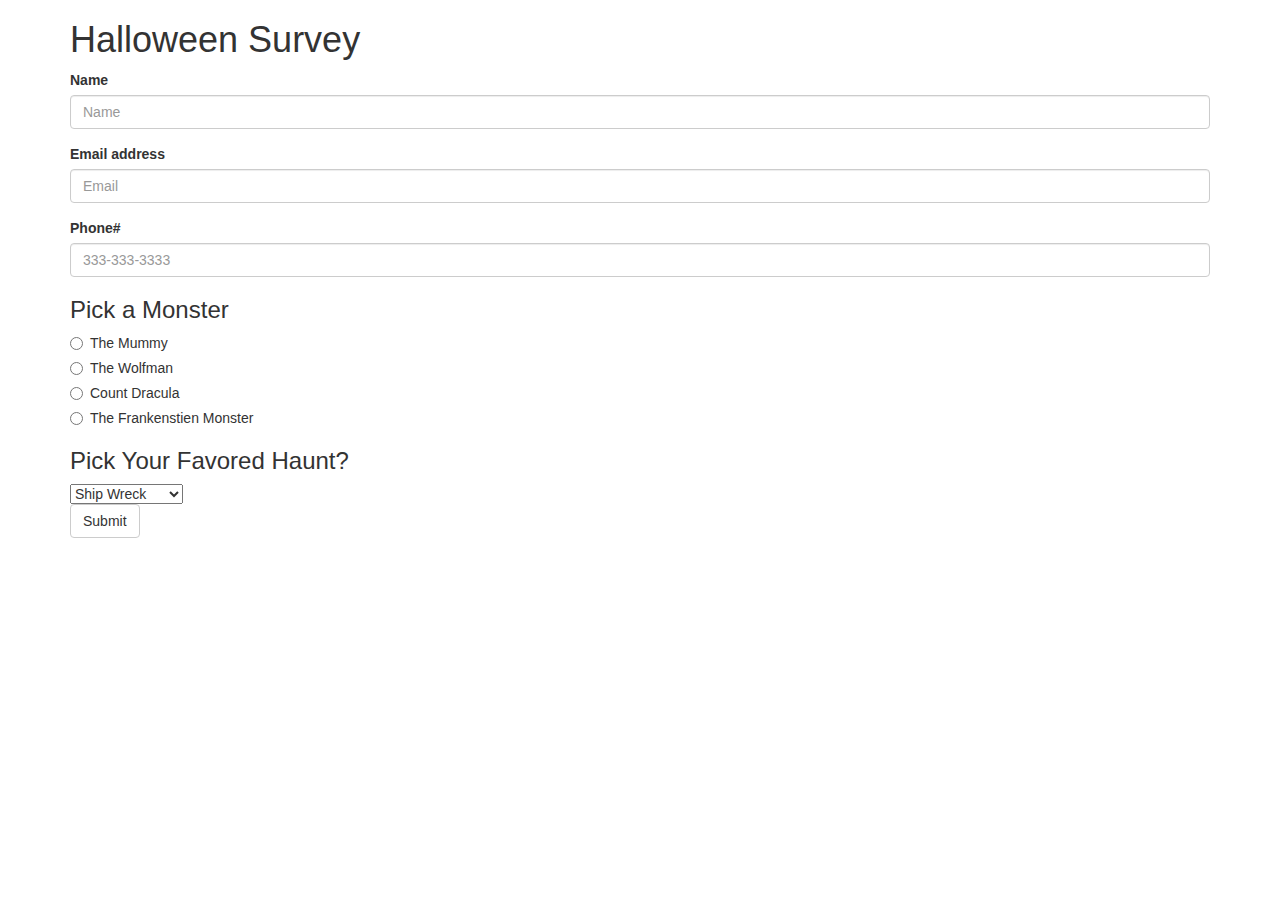
<file: Bootstrap Form Validation/index.html>
<!DOCTYPE html>
<html>
	<head>
		<meta charset="utf-8">		
		<meta http-equiv="X-UA-Compatible" content="IE=edge">
		<meta name="viewport" content="width=device-width, initial-scale=1">
		
		<title>Bootstrap Form Validation</title>
		<!--Author: Victoria Braden
			Date: 10-11-2017
			File: index.html
			-->
		
		<link rel="stylesheet" href="https://maxcdn.bootstrapcdn.com/bootstrap/3.3.7/css/bootstrap.min.css" integrity="sha384-BVYiiSIFeK1dGmJRAkycuHAHRg32OmUcww7on3RYdg4Va+PmSTsz/K68vbdEjh4u" crossorigin="anonymous">
		<link rel="stylesheet" href="styles.css">
		<script src="boot.js"></script>
	</head>
	<body>
		<div class="container">
			<h1>Halloween Survey</h1>
			
			<form name="bootval">
				<div class="form-group" id="nameGroup">
					<label for="userName">Name</label> <div class="errDiv" id="nameErr">required fields are missing</div>
					<input type="text" class="form-control" id="userName" placeholder="Name">
				</div>
				
				<div class="form-group">
					<label for="userEmail">Email address</label> <div class="errDiv" id="emailErr" >required fields are missing</div>
					<input type="email" class="form-control" id="userEmail" placeholder="Email">
				</div>
				
				<div class="form-group">
					<label for="userPhone">Phone#</label> <div class="errDiv" id="phoneErr">required fields are missing</div>
					<input type="text" class="form-control" id="userPhone" placeholder="333-333-3333">
				</div>
				
				<h3>Pick a Monster</h3>
				<div class="radio">
					<label>
					  <input type="radio" name="pickMon" id="pickMon1" value="Mummy"> The Mummy
					</label>
				</div>
				<div class="radio">
					<label>
					  <input type="radio" name="pickMon" id="pickMon2" value="Wolfman"> The Wolfman
					</label>
				</div>
				<div class="radio">
					<label>
					  <input type="radio" name="pickMon" id="pickMon3" value="dracula"> Count Dracula
					</label>
				</div>
				<div class="radio">
					<label>
					  <input type="radio" name="pickMon" id="pickMon4" value="frankenstien"> The Frankenstien Monster
					</label>
				</div>
				
				<h3>Pick Your Favored Haunt?</h3>
				<select name="whatHaunt">	
					<option>Ship Wreck</option>
					<option>Old House</option>
					<option>Spooky Forest</option>
				</select>
				
				<p><button type="submit" class="btn btn-default" onclick="check(this.form);">Submit</button></p>
			</form>
		</div>
		
	</body>
</html>
</file>
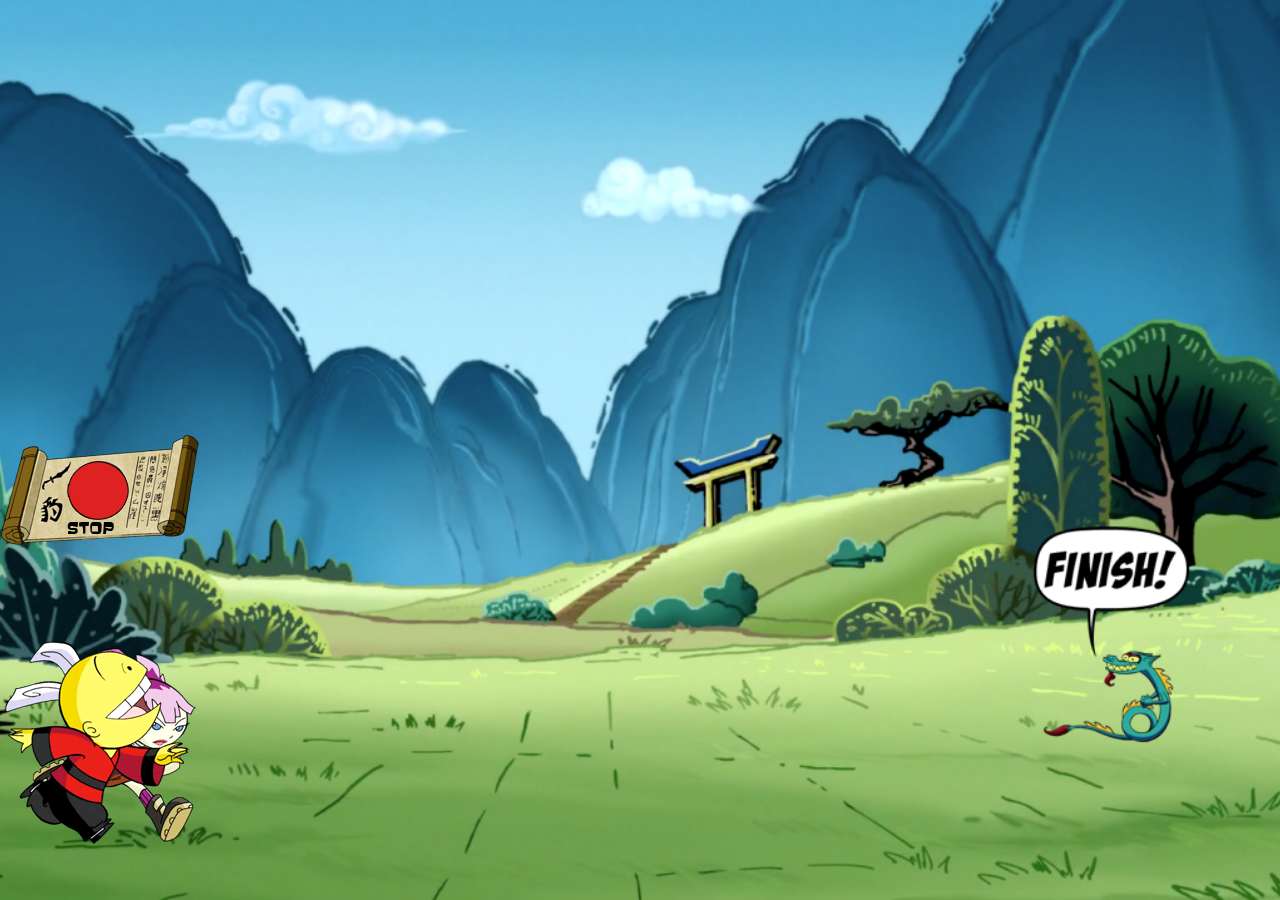
<file: Great Race/index.html>
<!DOCTYPE html>
<html>
	<head>
		<meta charset="utf-8">
		<meta http-equiv="X-UA-Compatible" content="IE=edge">
		<meta name="viewport" content="width=device-width, initial-scale=1">
		<!--Author: Victoria Braden
			File: index.html
			Date: 10/18/2017-->
		<title>The Great Race</title>
		
		<link rel="stylesheet" href="styles.css">
			
	</head>
	<body>
		<div class="bg">
			<div id="winner"></div>
			<div class="stoplight">
				<img src="images/stop.png" id="stoplight" onclick="startRace()">
			</div>
			<div class="runners">
				<img src="images/kimirun.png" id="run1"/>
			</div>
			<div class="runners">
				<img src="images/omirun.png" id="run2"/>
			</div>				
			
		</div>
		<script src="race.js"></script>
	</body>
</html>
</file>
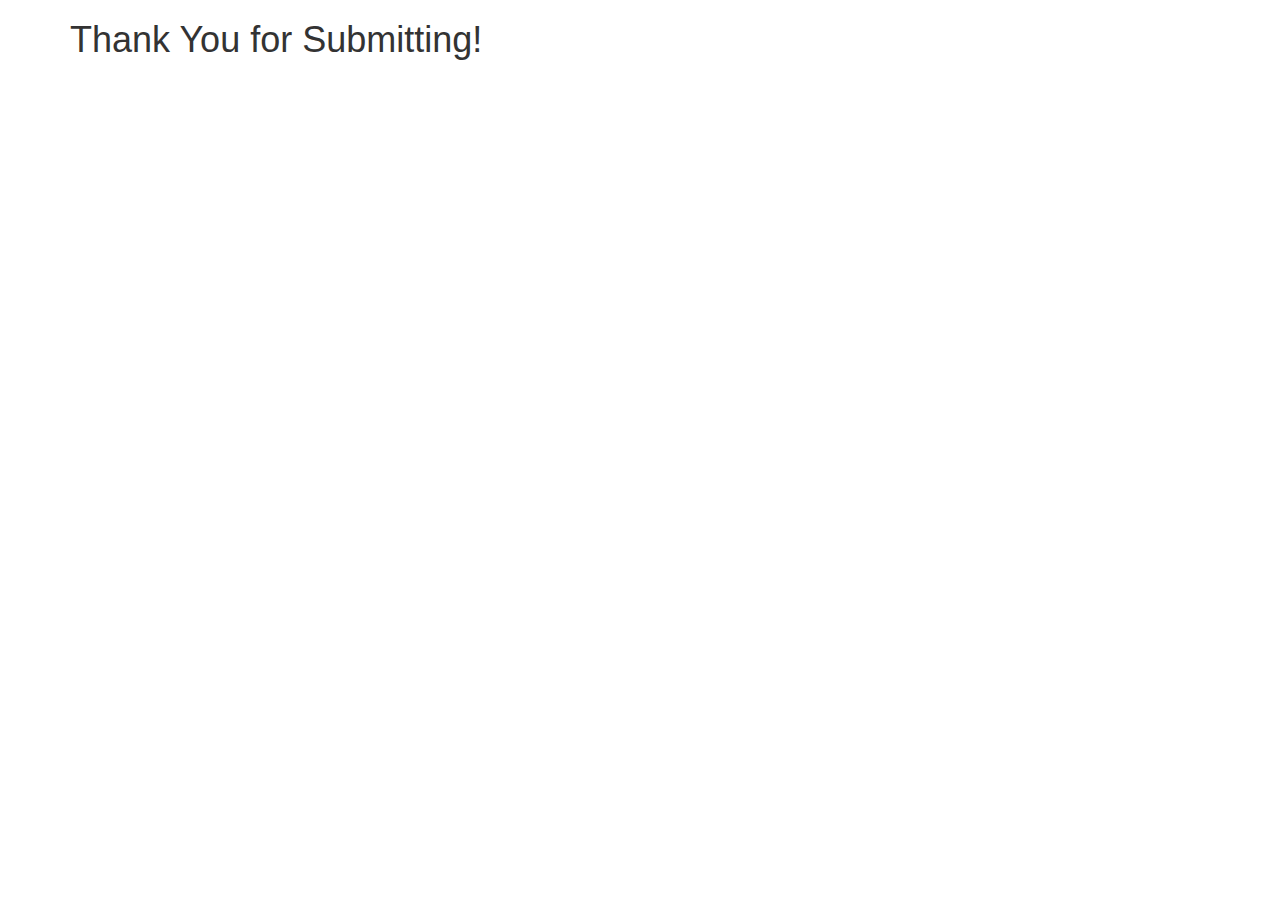
<file: Bootstrap Form Validation/thanks.html>
<!DOCTYPE html>
<html>
	<head>
		<meta charset="utf-8">		
		<meta http-equiv="X-UA-Compatible" content="IE=edge">
		<meta name="viewport" content="width=device-width, initial-scale=1">
		
		<title>Bootstrap Form Validation</title>
		<!--Author: Victoria Braden
			Date: 10-11-2017
			File: thanks.html
			-->
		
		<link rel="stylesheet" href="https://maxcdn.bootstrapcdn.com/bootstrap/3.3.7/css/bootstrap.min.css" integrity="sha384-BVYiiSIFeK1dGmJRAkycuHAHRg32OmUcww7on3RYdg4Va+PmSTsz/K68vbdEjh4u" crossorigin="anonymous">
		<script src="https://ajax.googleapis.com/ajax/libs/jquery/3.2.1/jquery.min.js"></script>
		<script src="boot.js"></script>
	</head>
	<body>
		<div class="container">
			<h1>Thank You for Submitting!</h1>
			
			<div id="formFill"></div>
		</div>
	</body>
</html>
</file>
<file: Bootstrap Form Validation/styles.css>
.errDiv{
	color: red;
	display: none;
}
</file>
<file: Great Race/styles.css>
body, p, img, .bg, .arrange{margin:0px; padding: 0px;}

body, html{
	height: 100%;
}

.bg{
	background-image: url('images/field.png');
	height: 100%;
	background-repeat: no-repeat;
	background-position: center;
    background-size: cover;
}
#winner{
	text-align: center;
	margin: auto;
	width: auto;
	height: auto;
	z-index: 10;
}
.stoplight{
	position: absolute;
	bottom: 350px;
}
.runners{
	position: absolute;
	bottom: 50px;
}
</file>
